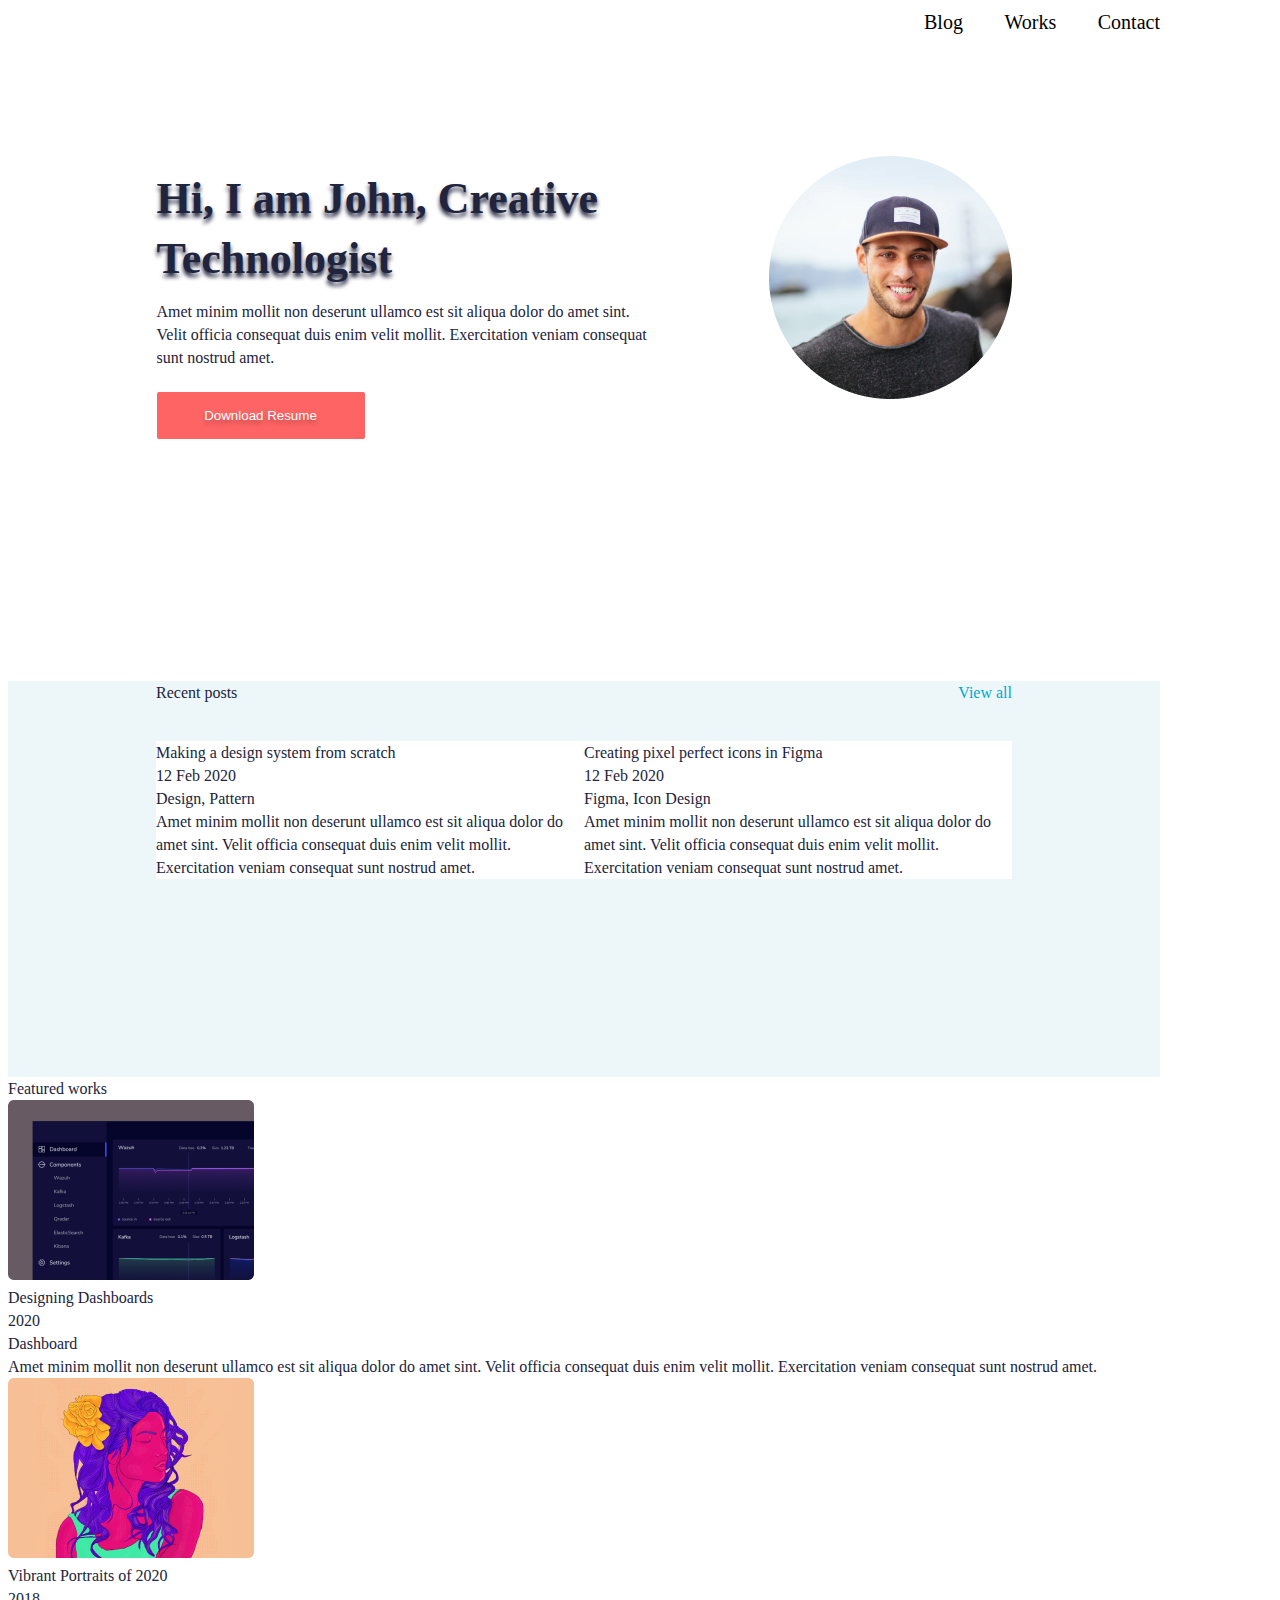
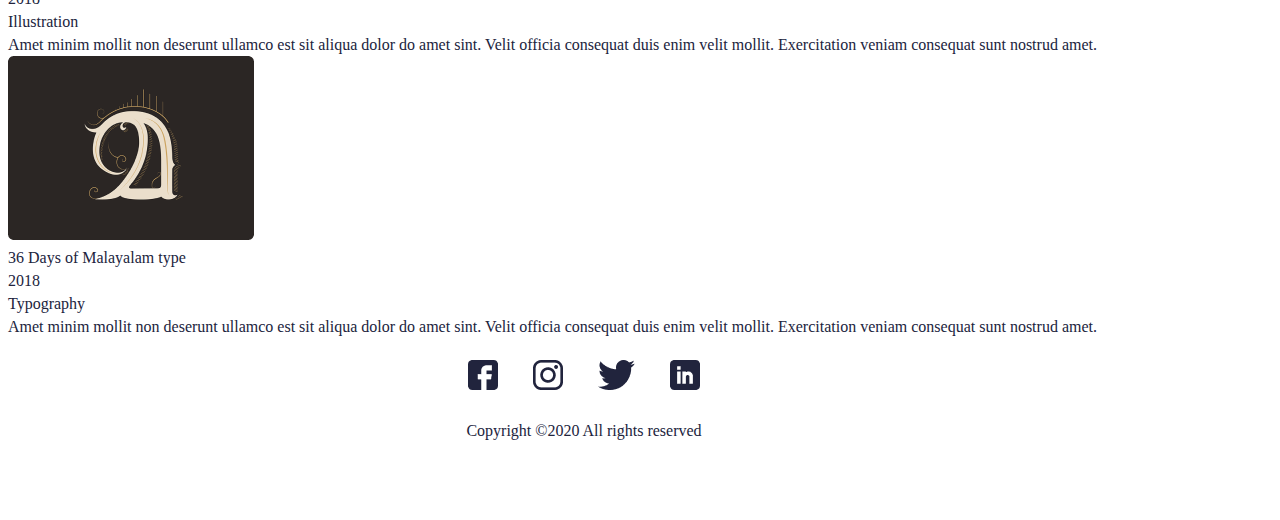
<file: index.html>
<!DOCTYPE html>
<html lang="en">
  <head>
    <meta charset="UTF-8" />
    <meta http-equiv="X-UA-Compatible" content="IE=edge" />
    <meta name="viewport" content="width=device-width, initial-scale=1.0" />
    <title>Document</title>
    <link rel="stylesheet" href="style.css" />
     <link rel="preconnect" href="https://fonts.googleapis.com">
     <link rel="preconnect" href="https://fonts.gstatic.com" crossorigin>
     <link href="https://fonts.googleapis.com/css2?family=Nunito:wght@200&display=swap" rel="stylesheet">
    </head>
  <header>
    <div class="wrapper">
      <div class="shelllist">
        <div class="list">
          <div>Blog</div>
          <div >Works</div>
          <div >Contact</div>
        </div>
      </div>
    </div>
  </header>
  <body>
    <div class="wrapper">
      <div class="center">
      <div class="box1"> 
        <div class="boxtext1">
        <div class=name>Hi, I am John,
          Creative Technologist</div>
        <div class="preview">Amet minim mollit non deserunt ullamco est sit aliqua dolor do amet sint. Velit officia consequat duis enim velit mollit. Exercitation veniam consequat sunt nostrud amet.</div>
                      <button class="button">
            <div class="textbutton">Download Resume</div>
        </button>
        </div>
      <div><img src="Ellipse 1.png" alt="ellipse"/></div>
      </div>
      </div>
      <div class="box2">
      <div class="center">
      <div class="">
      <div class="choise">
        <div class="resent">Recent posts</div>
        
        <div class=all>View all</div>
        </div>
            <div class="posts">
        <div class="post1">
          <div>Making a design system from scratch</div>
          <div>
            <div>12 Feb 2020</div>
            <div>Design, Pattern</div>
          </div>
          <div>Amet minim mollit non deserunt ullamco est sit aliqua dolor do amet sint. Velit officia consequat duis enim velit mollit. Exercitation veniam consequat sunt nostrud amet.</div> </div>
 <div class="post2">
   <div>Creating pixel perfect icons in Figma</div>
   <div>
     <div>12 Feb 2020</div>
     <div>Figma, Icon Design</div>
   </div>
   <div>Amet minim mollit non deserunt ullamco est sit aliqua dolor do amet sint. Velit officia consequat duis enim velit mollit. Exercitation veniam consequat sunt nostrud amet.</div>
        </div>              
      </div>
      </div>
    </div>
    </div>
<div class="box3">
  <div>Featured works</div>
  <div>
    <div>
      <div> <img src="Rectangle 30 (1).png" alt="rectangle">
        <div>Designing Dashboards</div>
        <div>
          <div>2020</div>
          <div>Dashboard</div>
        </div>
        <div>Amet minim mollit non deserunt ullamco est sit aliqua dolor do amet sint. Velit officia consequat duis enim velit mollit. Exercitation veniam consequat sunt nostrud amet.</div>
        </div>
      <div>
        <div> <img src="Rectangle 32.png" alt="rectangle">
        <div>Vibrant Portraits of 2020</div>
        <div>
          <div>2018</div>
          <div>Illustration</div>
        </div>
        <div>Amet minim mollit non deserunt ullamco est sit aliqua dolor do amet sint. Velit officia consequat duis enim velit mollit. Exercitation veniam consequat sunt nostrud amet.</div>
      </div>
      <div>
<div> <img src="Rectangle 34.png" alt="rectangle">
        <div>36 Days of Malayalam type</div>
        <div>
          <div>2018</div>
          <div>Typography</div>
        </div>
        <div>Amet minim mollit non deserunt ullamco est sit aliqua dolor do amet sint. Velit officia consequat duis enim velit mollit. Exercitation veniam consequat sunt nostrud amet.</div>
      </div>
    </div>
    <div></div>
    <div></div>
  </div>
</div>
    </div>         
  </body>
  <footer>
    <div class="center">
         <div class="links">
        <div><img src="fb.png" alt="fb" /></div>
        <div><img src="insta.png" alt="insta" /></div>
        <div><img src="Group.png" alt="Group" /></div>
        <div><img src="Linkedin.png" alt="Linkedin" /></div> </div>
      </div>
      <div class="center"><div class="copyright">Copyright ©2020 All rights reserved </div></div>
      </footer>
</html>
</file>
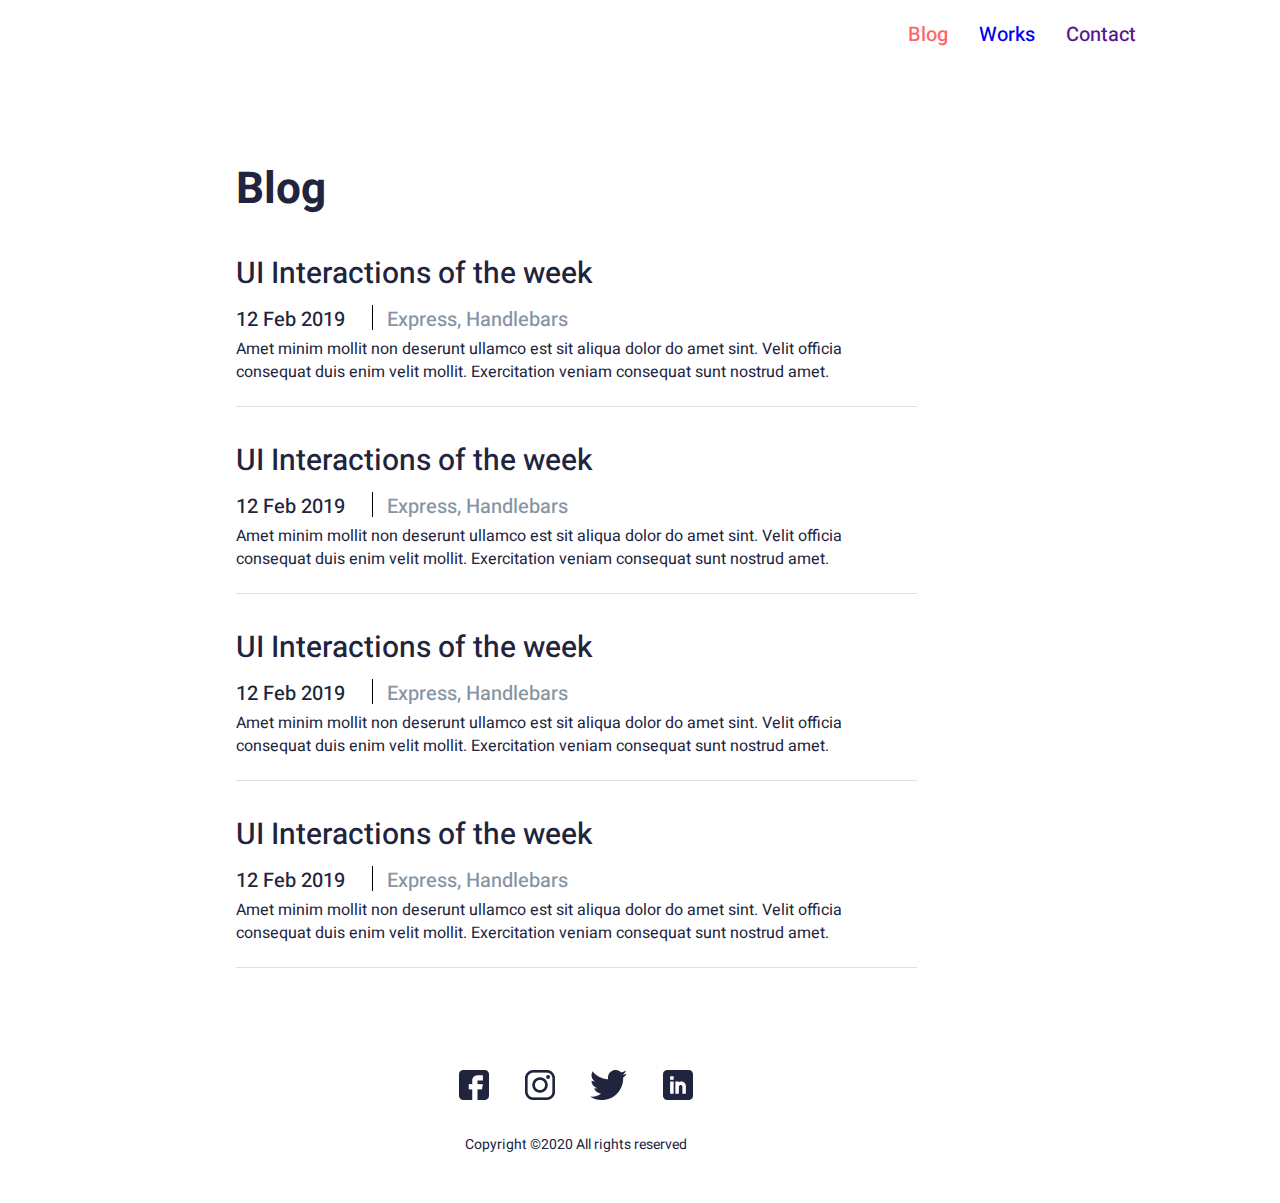
<file: blog.html>
<!DOCTYPE html>
<html lang="en">
  <head>
    <meta charset="UTF-8" />
    <meta http-equiv="X-UA-Compatible" content="IE=edge" />
    <meta name="viewport" content="width=device-width, initial-scale=1.0" />
    <title>Blog</title>
    <link rel="preconnect" href="https://fonts.googleapis.com" />
    <link rel="preconnect" href="https://fonts.gstatic.com" crossorigin />
    <link href="https://fonts.googleapis.com/css2?family=Heebo&family=Nunito:wght@200;300&display=swap" rel="stylesheet" />
    <link rel="stylesheet" href="blog.css" />
  </head>
  <body class="wrapper">
    <header>
      <div class="mobilemenu" hidden><img src="essets/menu.png" alt="menu" /></div>
      <div class="navigation">
        <ul class="menu">
          <li><a class="activework" href="">Blog</a></li>
          <li><a href="work.html">Works</a></li>
          <li><a href="">Contact</a></li>
        </ul>
      </div>
    </header>
    <section>
      <div class="cententcover">
        <div>
          <h1>Blog</h1>
          <div class="box">
            <h2>UI Interactions of the week</h2>
            <div class="paragraph">
              <div class="date">12 Feb 2019</div>
              <div class="name">Express, Handlebars</div>
            </div>
            <div class="content">Amet minim mollit non deserunt ullamco est sit aliqua dolor do amet sint. Velit officia consequat duis enim velit mollit. Exercitation veniam consequat sunt nostrud amet.</div>
          </div>
          <div class="box">
            <h2>UI Interactions of the week</h2>
            <div class="paragraph">
              <div class="date">12 Feb 2019</div>
              <div class="name">Express, Handlebars</div>
            </div>
            <div class="content">Amet minim mollit non deserunt ullamco est sit aliqua dolor do amet sint. Velit officia consequat duis enim velit mollit. Exercitation veniam consequat sunt nostrud amet.</div>
          </div>
          <div class="box">
            <h2>UI Interactions of the week</h2>
            <div class="paragraph">
              <div class="date">12 Feb 2019</div>
              <div class="name">Express, Handlebars</div>
            </div>
            <div class="content">Amet minim mollit non deserunt ullamco est sit aliqua dolor do amet sint. Velit officia consequat duis enim velit mollit. Exercitation veniam consequat sunt nostrud amet.</div>
          </div>
          <div class="box">
            <h2>UI Interactions of the week</h2>
            <div class="paragraph">
              <div class="date">12 Feb 2019</div>
              <div class="name">Express, Handlebars</div>
            </div>
            <div class="content">Amet minim mollit non deserunt ullamco est sit aliqua dolor do amet sint. Velit officia consequat duis enim velit mollit. Exercitation veniam consequat sunt nostrud amet.</div>
          </div>
        </div>
      </div>
    </section>
    <footer>
      <div class="contact">
        <ul class="social">
          <li>
            <a href="https://www.facebook.com/"><img src="essets/fb.png" alt="facebook" /></a>
          </li>
          <li>
            <a href="https://www.instagram.com/"><img src="essets/insta.png" alt="instagram" /></a>
          </li>
          <li>
            <a href="https://twitter.com/"><img src="essets/Group.png" alt="twitter" /></a>
          </li>
          <li>
            <a href="https://www.linkedin.com/"><img src="essets/Linkedin.png" alt="linkedin" /></a>
          </li>
        </ul>
      </div>
      <div class="copyright">Copyright ©2020 All rights reserved</div>
    </footer>
  </body>
</html>
</file>
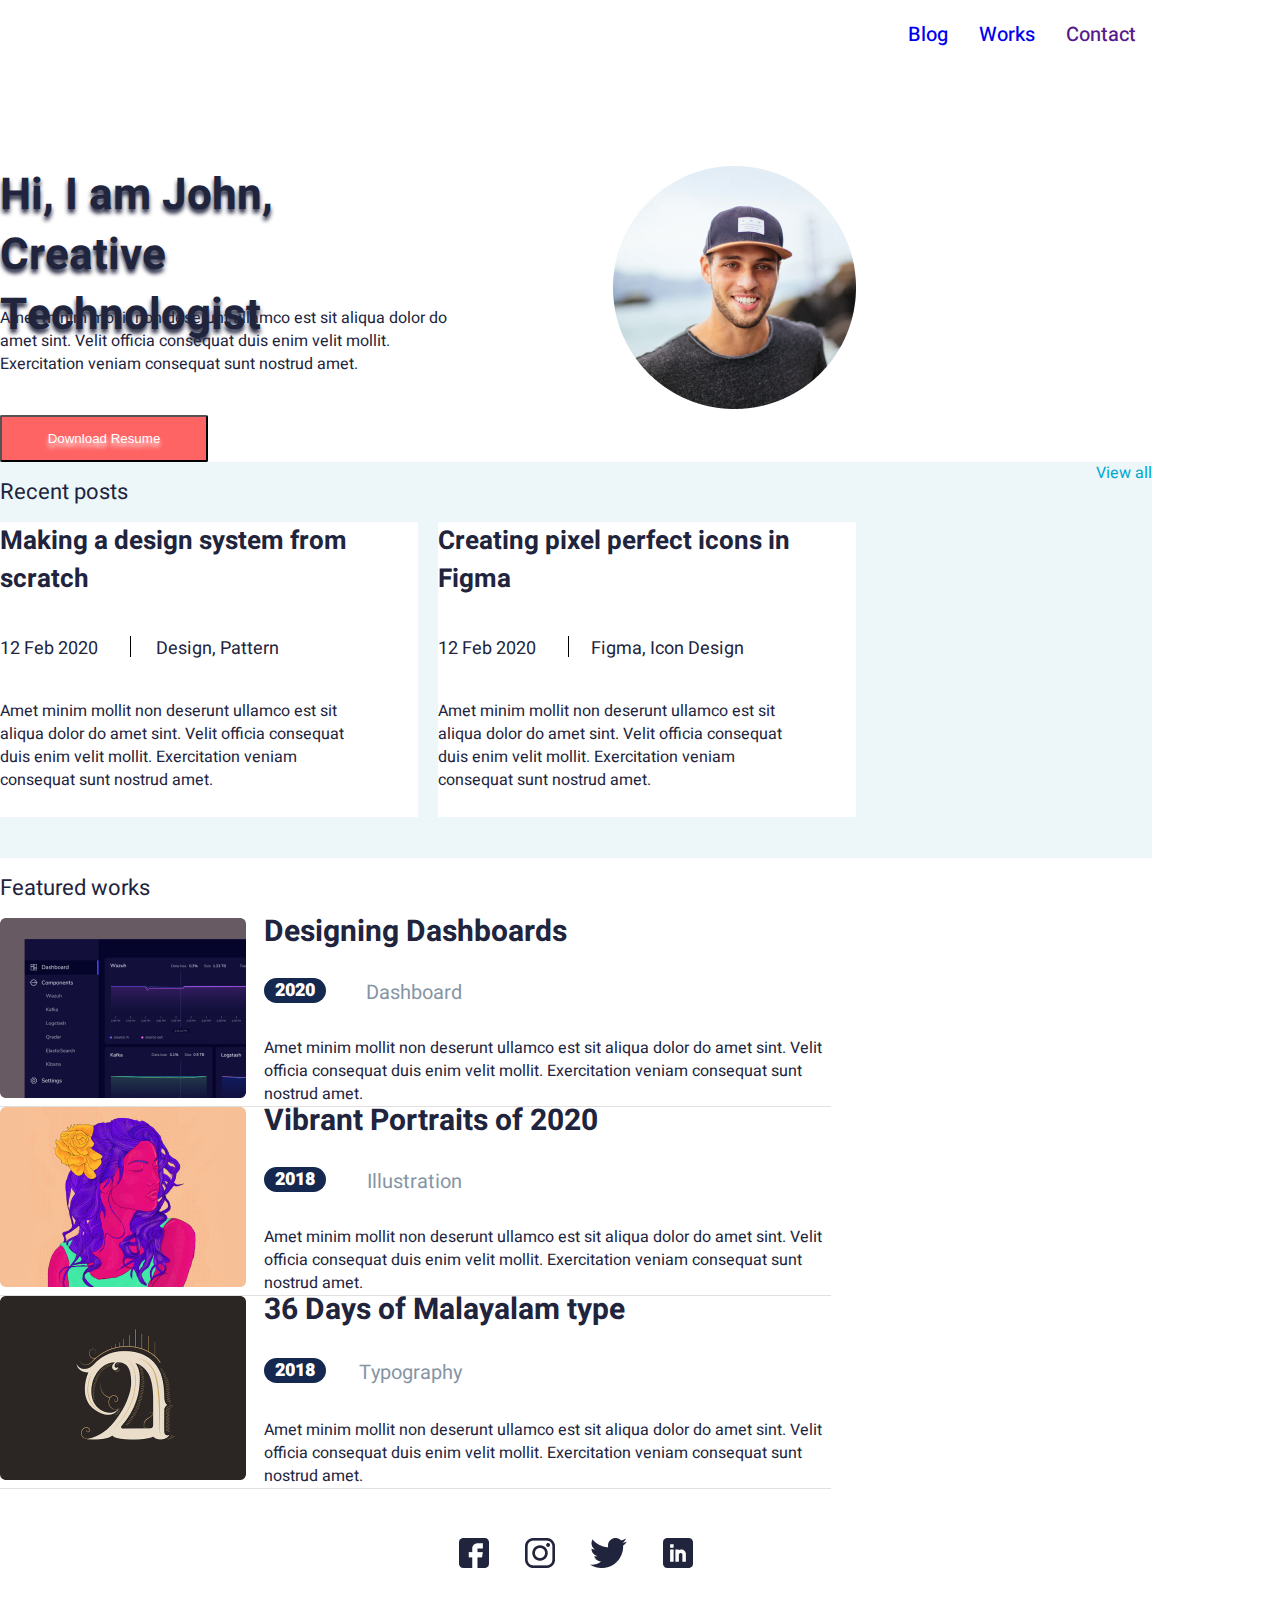
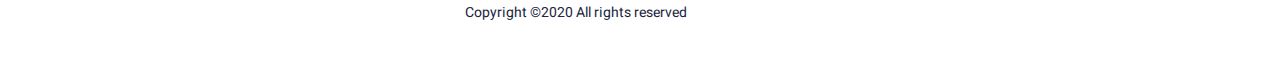
<file: Home.html>
<!DOCTYPE html>
<html lang="en">
  <head>
    <meta charset="UTF-8" />
    <meta http-equiv="X-UA-Compatible" content="IE=edge" />
    <meta name="viewport" content="width=device-width, initial-scale=1.0" />
    <title>Home</title>
    <link rel="preconnect" href="https://fonts.googleapis.com" />
    <link rel="preconnect" href="https://fonts.gstatic.com" crossorigin />
    <link href="https://fonts.googleapis.com/css2?family=Heebo&family=Nunito:wght@200;300&display=swap" rel="stylesheet" />
    <link rel="stylesheet" href="home.css" />
  </head>
  <body class="wrapper">
    <div class="center">
      <div class="try">
    <header>
      <div class="mobilemenu" hidden><img src="essets/menu.png" alt="menu" /></div>
      <div class="navigation">
        <ul class="menu">
          <li><a href="blog.html">Blog</a></li>
          <li><a href="work.html">Works</a></li>
          <li><a href="">Contact</a></li>
        </ul>
      </div>
    </header>
    <section class="section1">
        <div class="paragraph">
          <div class="box1">
            <h1 class="hi">Hi, I am John, Creative Technologist</h1>
            <div class="text">Amet minim mollit non deserunt ullamco est sit aliqua dolor do amet sint. Velit officia consequat duis enim velit mollit. Exercitation veniam consequat sunt nostrud amet.</div>
            <button>Download Resume</button>
          </div>
          <div><img class="imgmobile" src="essets/Ellipse 1.png" alt="Ellipse" /></div>
        </div>
    </section>
    <section class="section2">
      <div class="choise">
          <div class="Recent">Recent posts</div>
          <div class="viewall">View all</div>
      </div>
      <div class="posts">
        <div class="postleft">
          <h2 class="namepost">Making a design system from scratch</h2>
          <div class="exclusion">
          <div class="date">12 Feb 2020</div>
              <div class="name">Design, Pattern</div>
            </div>
            <div class="textpost">Amet minim mollit non deserunt ullamco est sit aliqua dolor do amet sint. Velit officia consequat duis enim velit mollit. Exercitation veniam consequat sunt nostrud amet.</div>
          </div>
          <div class="postright">
            <h2 class="namepost">Creating pixel perfect icons in Figma</h2>
            <div class="exclusion2">
              <div class="date">12 Feb 2020</div>
              <div class="name">Figma, Icon Design</div>
            </div>
            <div class="textpost">Amet minim mollit non deserunt ullamco est sit aliqua dolor do amet sint. Velit officia consequat duis enim velit mollit. Exercitation veniam consequat sunt nostrud amet.</div>
          </div>
        </div>
    </section>
    <section ><div class="Recent">Featured works</div>
      <div class="box">
        <div><img src="essets/Rectangle 30 (1).png" alt="rectangle" /></div>
        <div class="inbox">
          <div><h2>Designing Dashboards</h2></div>
          <div class="paragraphinbox">
            <div class="dateinbox">2020</div>
            <div class="nameinbox">Dashboard</div>
          </div>
          <div class="content">Amet minim mollit non deserunt ullamco est sit aliqua dolor do amet sint. Velit officia consequat duis enim velit mollit. Exercitation veniam consequat sunt nostrud amet.</div>
        </div>
      </div>
      <div class="box">
        <div><img src="essets/Rectangle 32.png" alt="rectangle" /></div>
        <div class="inbox">
          <h2>Vibrant Portraits of 2020</h2>
          <div class="paragraphinbox">
            <div class="dateinbox">2018</div>
            <div class="nameinbox">Illustration</div>
          </div>
          <div class="content">Amet minim mollit non deserunt ullamco est sit aliqua dolor do amet sint. Velit officia consequat duis enim velit mollit. Exercitation veniam consequat sunt nostrud amet.</div>
        </div>
      </div>
      <div class="box">
        <div><img src="essets/Rectangle 34.png" alt="rectangle" /></div>
        <div class="inbox">
          <div><h2>36 Days of Malayalam type</h2></div>
          <div class="paragraphinbox">
            <div class="dateinbox">2018</div>
            <div class="nameinbox">Typography</div>
          </div>
          <div class="content">Amet minim mollit non deserunt ullamco est sit aliqua dolor do amet sint. Velit officia consequat duis enim velit mollit. Exercitation veniam consequat sunt nostrud amet.</div>
        </div>
      </div>
    </section>
    <footer>
      <div class="contact">
        <ul class="social">
          <li>
            <a href="https://www.facebook.com/"><img src="essets/fb.png" alt="facebook" /></a>
          </li>
          <li>
            <a href="https://www.instagram.com/"><img src="essets/insta.png" alt="instagram" /></a>
          </li>
          <li>
            <a href="https://twitter.com/"><img src="essets/Group.png" alt="twitter" /></a>
          </li>
          <li>
            <a href="https://www.linkedin.com/"><img src="essets/Linkedin.png" alt="linkedin" /></a>
          </li>
        </ul>
      </div>
      <div class="copyright">Copyright ©2020 All rights reserved</div>
    </footer>
    </div>
  </div>
  </body>
</html>
</file>
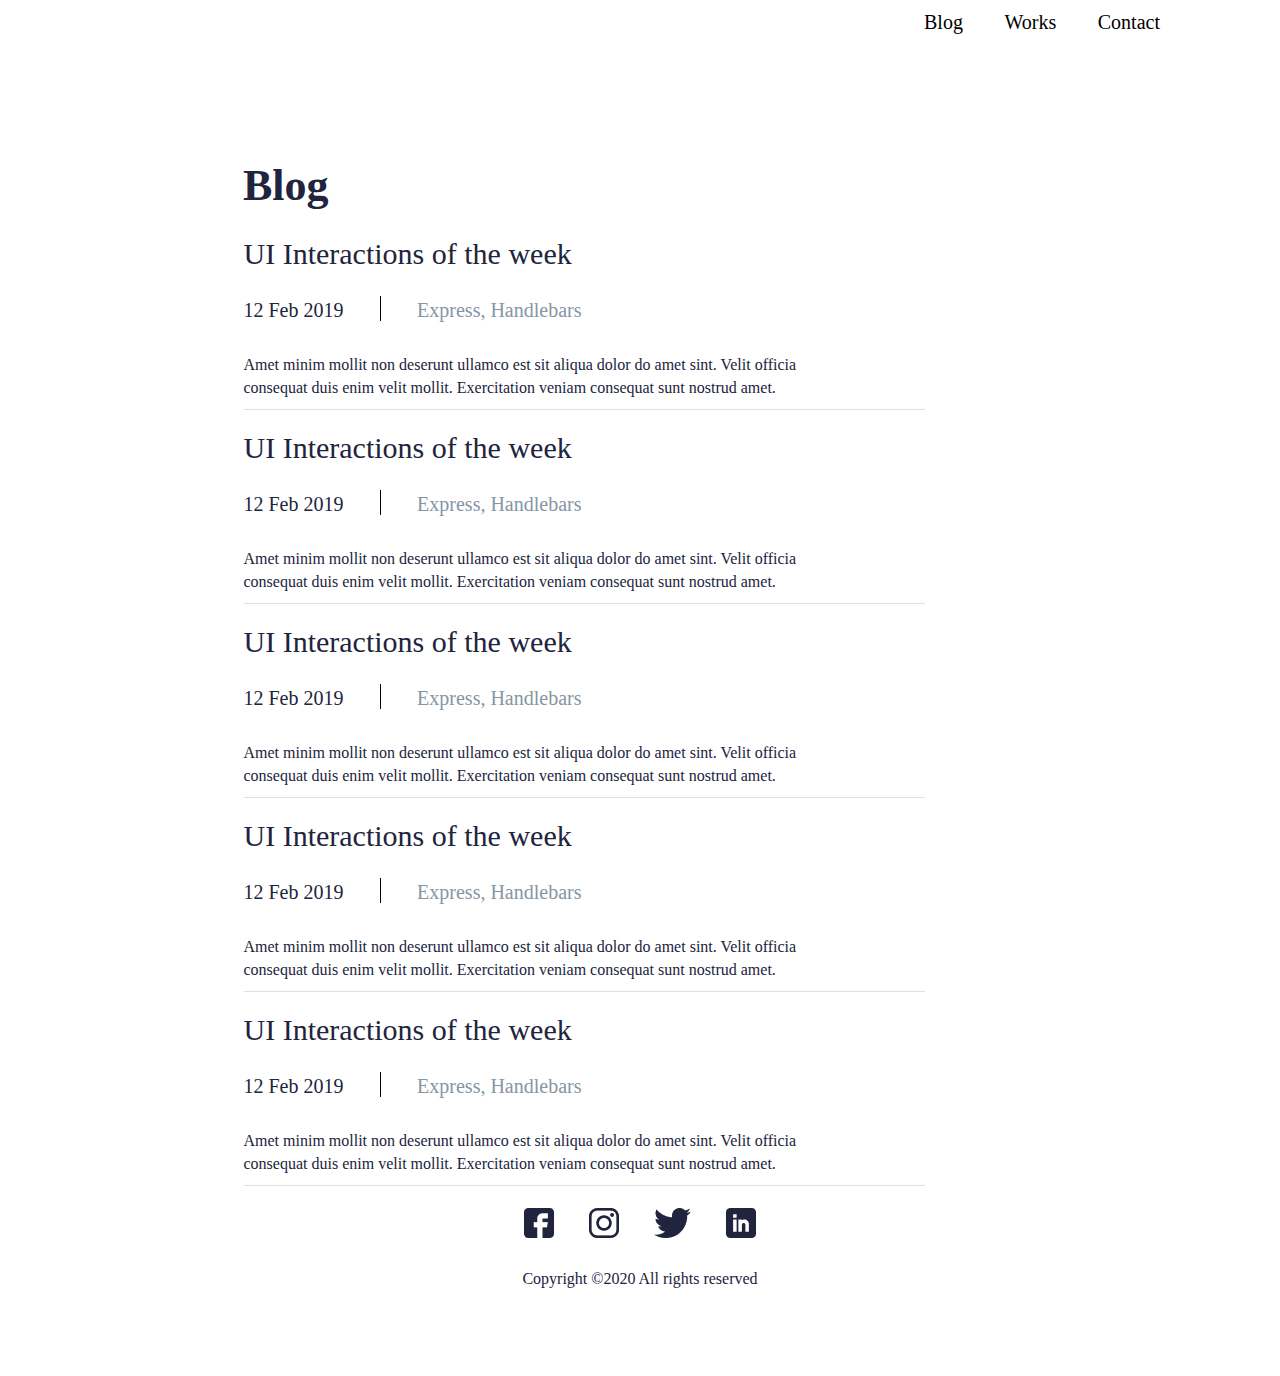
<file: index2.html>
<!DOCTYPE html>
<html lang="en">
  <head>
    <meta charset="UTF-8" />
    <meta http-equiv="X-UA-Compatible" content="IE=edge" />
    <meta name="viewport" content="width=device-width, initial-scale=1.0" />
    <title>Document</title>
    <link rel="stylesheet" href="style.css" />
    <link rel="preconnect" href="https://fonts.googleapis.com" />
    <link rel="preconnect" href="https://fonts.gstatic.com" crossorigin />
    <link href="https://fonts.googleapis.com/css2?family=Nunito:wght@200&display=swap" rel="stylesheet" />
  </head>
  <header>
    <div class="wrapper">
      <div class="shelllist">
        <div class="list">
          <div>Blog</div>
          <div>Works</div>
          <div>Contact</div>
        </div>
      </div>
    </div>
  </header>
  <body>
    <div class="wrapperblog">
      <div class="centerboxes"><div class="namepage">Blog</div></div>
      <div class="centerboxes">
        <div class="blogboxes">
          <div class="article">UI Interactions of the week</div>
          <div class="paragraph">
            <div class="date">12 Feb 2019</div>
            <div class="chapter">Express, Handlebars</div>
          </div>
          <div class="textblogs">Amet minim mollit non deserunt ullamco est sit aliqua dolor do amet sint. Velit officia consequat duis enim velit mollit. Exercitation veniam consequat sunt nostrud amet.</div>
        </div>
      </div>
      <div class="centerboxes">
        <div class="blogboxes">
          <div class="article">UI Interactions of the week</div>
          <div class="paragraph">
            <div class="date">12 Feb 2019</div>
            <div class="chapter">Express, Handlebars</div>
          </div>
          <div class="textblogs">Amet minim mollit non deserunt ullamco est sit aliqua dolor do amet sint. Velit officia consequat duis enim velit mollit. Exercitation veniam consequat sunt nostrud amet.</div>
        </div>
      </div>
      <div class="centerboxes">
        <div class="blogboxes">
          <div class="article">UI Interactions of the week</div>
          <div class="paragraph">
            <div class="date">12 Feb 2019</div>
            <div class="chapter">Express, Handlebars</div>
          </div>
          <div class="textblogs">Amet minim mollit non deserunt ullamco est sit aliqua dolor do amet sint. Velit officia consequat duis enim velit mollit. Exercitation veniam consequat sunt nostrud amet.</div>
        </div>
      </div>
      <div class="centerboxes">
        <div class="blogboxes">
          <div class="article">UI Interactions of the week</div>
          <div class="paragraph">
            <div class="date">12 Feb 2019</div>
            <div class="chapter">Express, Handlebars</div>
          </div>
          <div class="textblogs">Amet minim mollit non deserunt ullamco est sit aliqua dolor do amet sint. Velit officia consequat duis enim velit mollit. Exercitation veniam consequat sunt nostrud amet.</div>
        </div>
      </div>
      <div class="centerboxes">
        <div class="blogboxes">
          <div class="article">UI Interactions of the week</div>
          <div class="paragraph">
            <div class="date">12 Feb 2019</div>
            <div class="chapter">Express, Handlebars</div>
          </div>
          <div class="textblogs">Amet minim mollit non deserunt ullamco est sit aliqua dolor do amet sint. Velit officia consequat duis enim velit mollit. Exercitation veniam consequat sunt nostrud amet.</div>
        </div>
      </div>
    </div>
  </body>
  <footer>
    <div class="center">
      <div class="links">
        <div><img src="fb.png" alt="fb" /></div>
        <div><img src="insta.png" alt="insta" /></div>
        <div><img src="Group.png" alt="Group" /></div>
        <div><img src="Linkedin.png" alt="Linkedin" /></div>
      </div>
    </div>
    <div class="center"><div class="copyright">Copyright ©2020 All rights reserved</div></div>
  </footer>
</html>
</file>
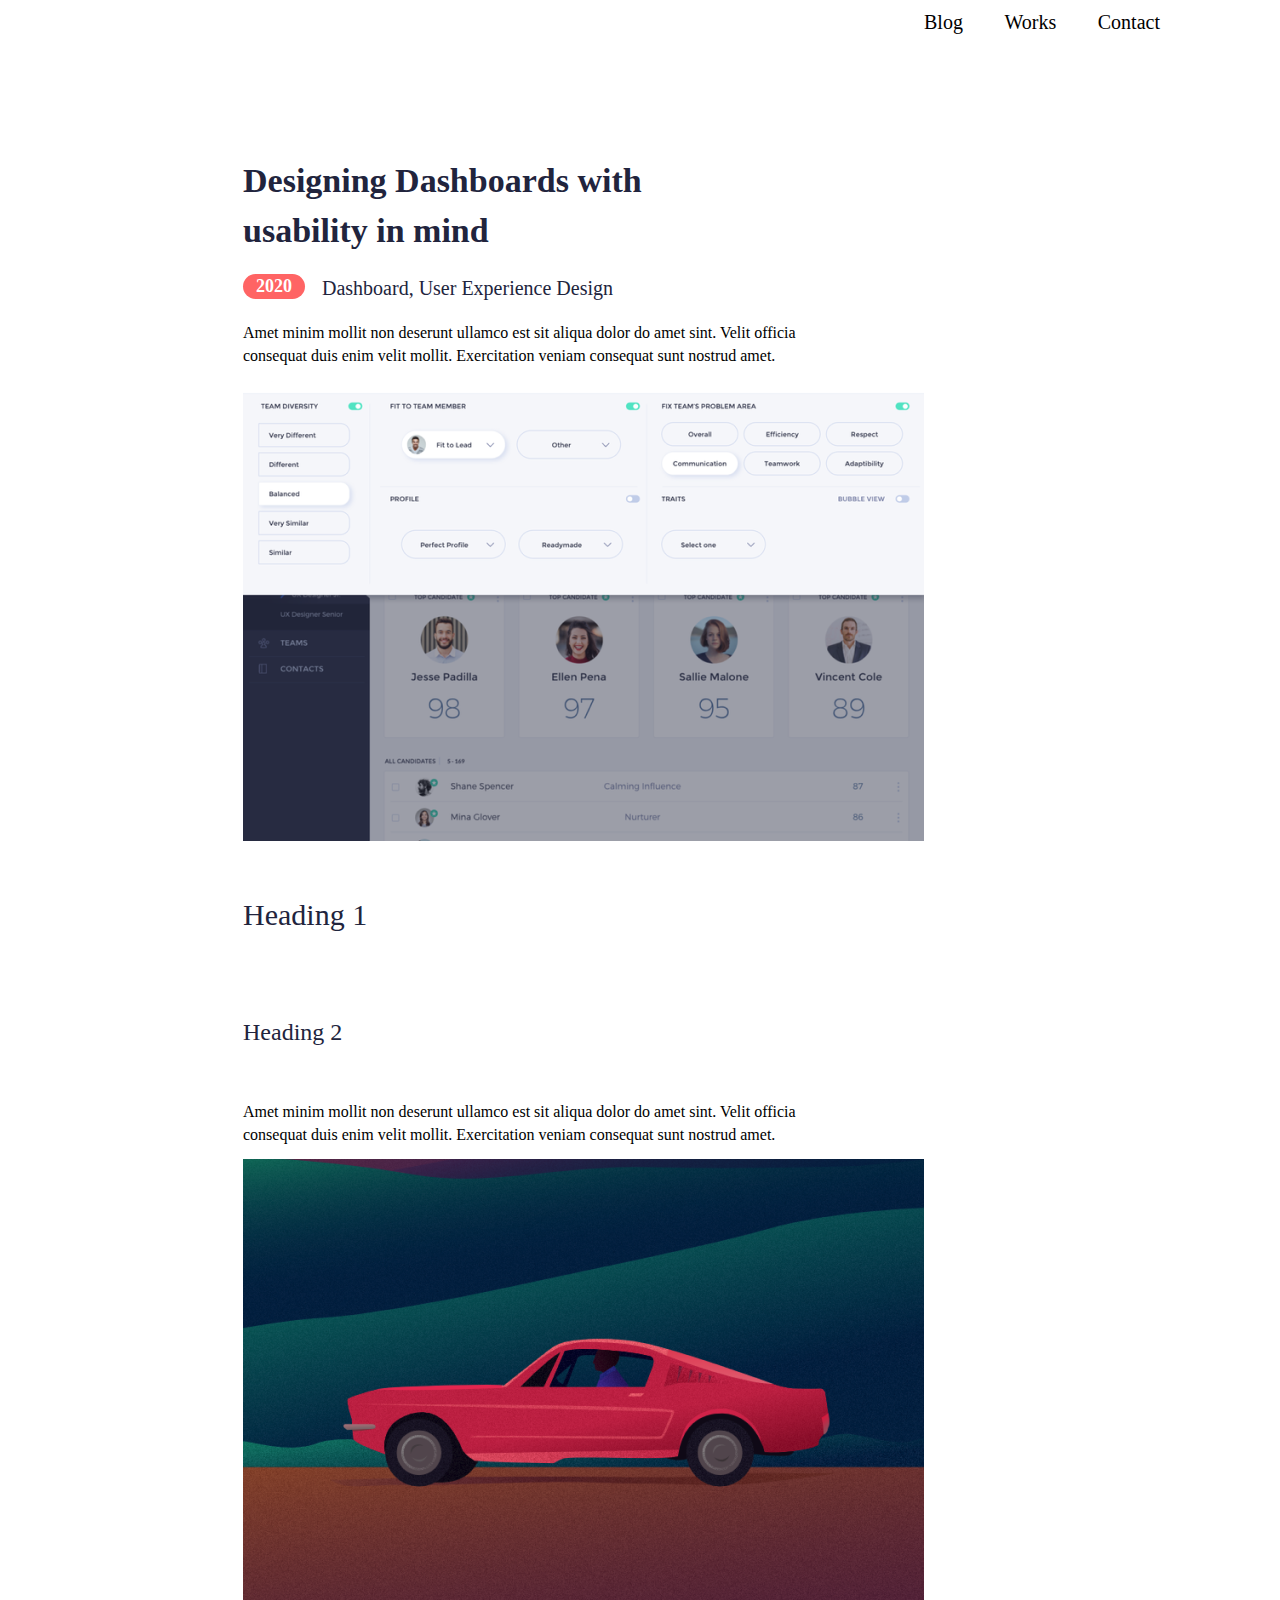
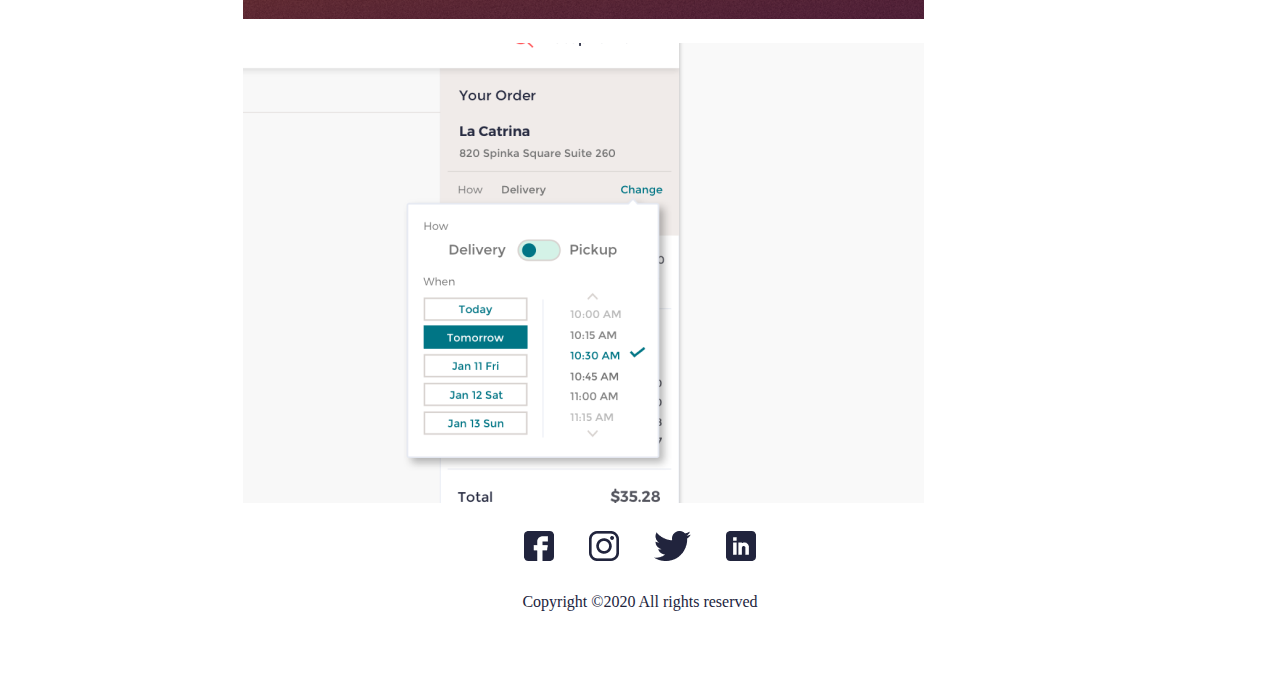
<file: index4.html>
<!DOCTYPE html>
<html lang="en">
  <head>
    <meta charset="UTF-8" />
    <meta http-equiv="X-UA-Compatible" content="IE=edge" />
    <meta name="viewport" content="width=device-width, initial-scale=1.0" />
    <title>Work detail</title>
    <link rel="stylesheet" href="style.css" />
    <link rel="preconnect" href="https://fonts.googleapis.com" />
    <link rel="preconnect" href="https://fonts.gstatic.com" crossorigin />
    <link href="https://fonts.googleapis.com/css2?family=Nunito:wght@200&display=swap" rel="stylesheet" />
  </head>
  <header>
    <div class="wrapper">
      <div class="shelllist">
        <div class="list">
          <div><a href="index2.html"> Blog </a></div>
          <div><a href="index3.html"> Works</a></div>
          <div>Contact</div>
        </div>
      </div>
    </div>
  </header>
  <body>
    <div class="wrapper">
      <div class="center4">
        <div class="cover">
          <div class="articledetails">Designing Dashboards with usability in mind</div>
          <div class="paragraphdetails">
            <div class="datefatred">2020</div>
            <div class="chapter2">Dashboard, User Experience Design</div>
          </div>
          <div class="textdetails">Amet minim mollit non deserunt ullamco est sit aliqua dolor do amet sint. Velit officia consequat duis enim velit mollit. Exercitation veniam consequat sunt nostrud amet.</div>
          <div><img src="Rectangle 4.png" alt="rectangle" /></div>
          <h1>Heading 1</h1>
          <h2>Heading 2</h2>
          <div class="textdetails">Amet minim mollit non deserunt ullamco est sit aliqua dolor do amet sint. Velit officia consequat duis enim velit mollit. Exercitation veniam consequat sunt nostrud amet.</div>
          <div><img src="Rectangle 5.png" alt="rectangle" /></div>
          <div><img src="Rectangle 6.png" alt="rectangle" /></div>
        </div>
      </div>
    </div>
  </body>
  <footer>
    <div class="center">
      <div class="links">
        <div><img src="fb.png" alt="fb" /></div>
        <div><img src="insta.png" alt="insta" /></div>
        <div><img src="Group.png" alt="Group" /></div>
        <div><img src="Linkedin.png" alt="Linkedin" /></div>
      </div>
    </div>
    <div class="center"><div class="copyright">Copyright ©2020 All rights reserved</div></div>
  </footer>
</html>
</file>
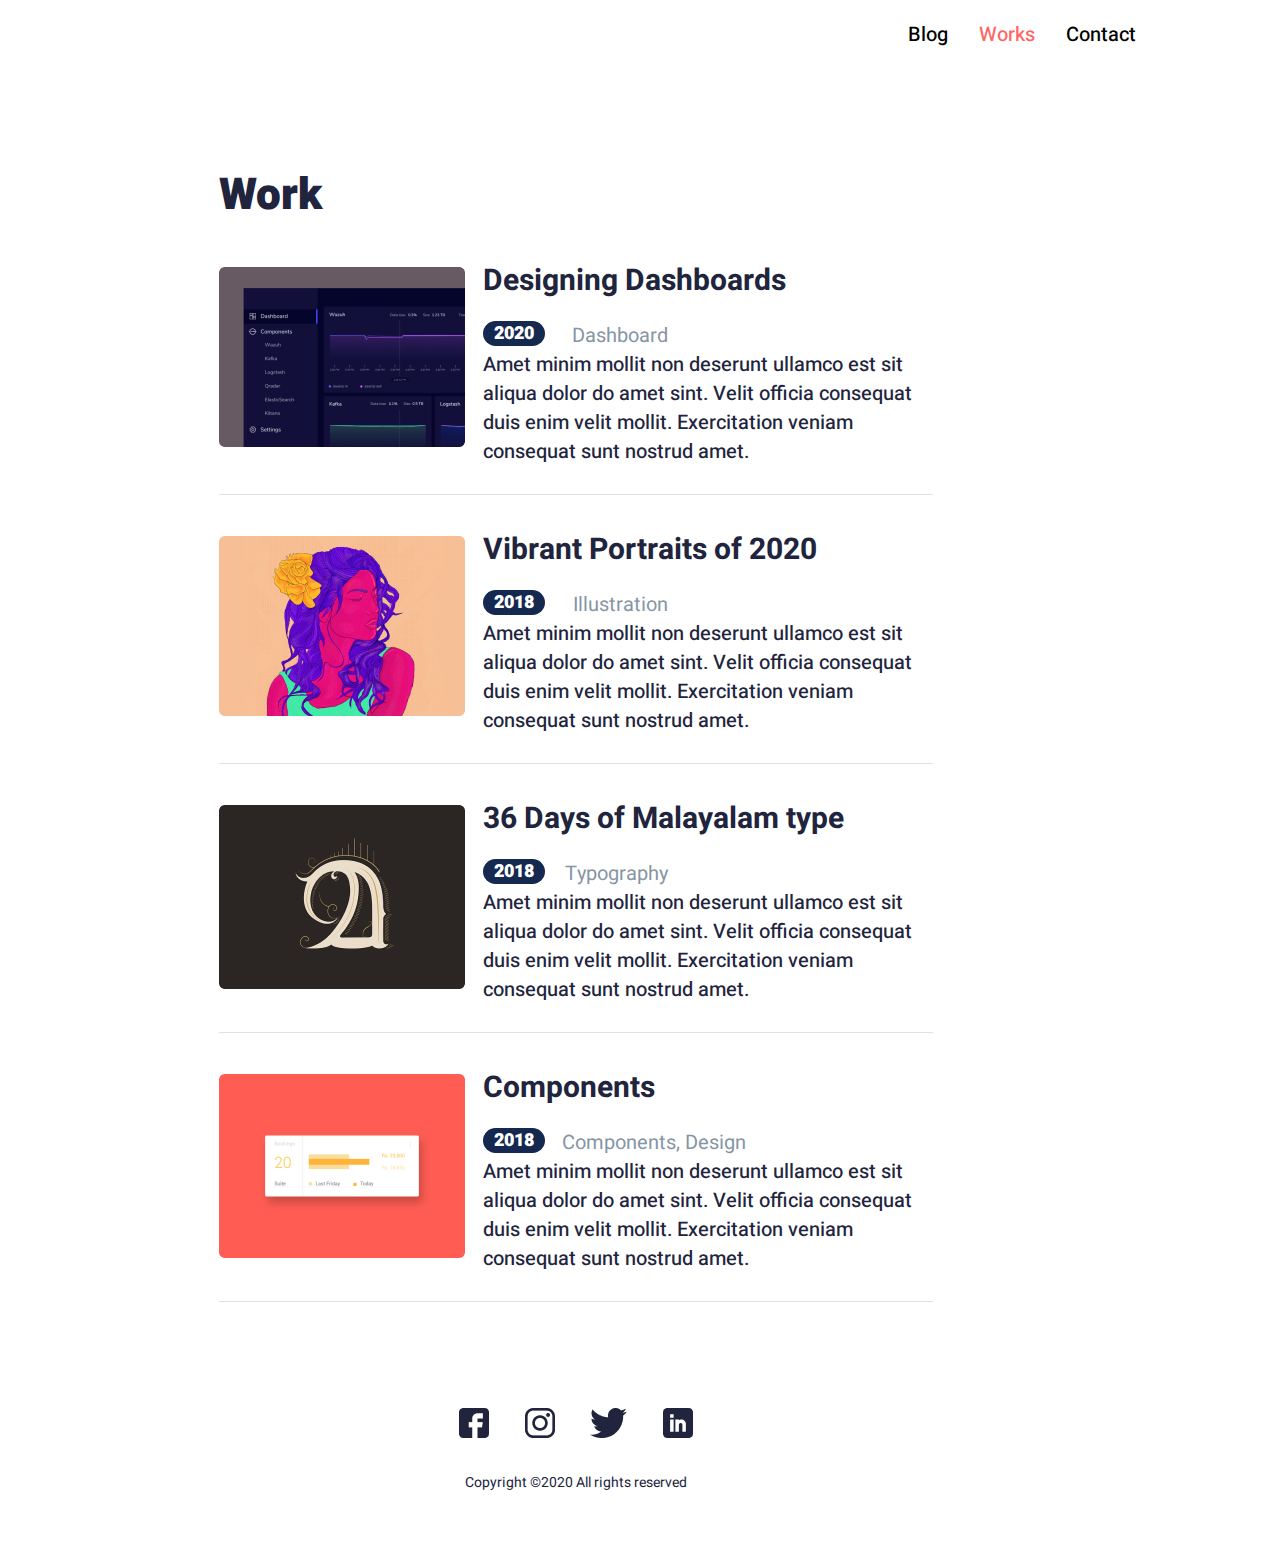
<file: work.html>
<!DOCTYPE html>
<html lang="en">
  <head>
    <meta charset="UTF-8" />
    <meta http-equiv="X-UA-Compatible" content="IE=edge" />
    <meta name="viewport" content="width=device-width, initial-scale=1.0" />
    <title>Work</title>
    <link rel="preconnect" href="https://fonts.googleapis.com" />
    <link rel="preconnect" href="https://fonts.gstatic.com" crossorigin />
    <link href="https://fonts.googleapis.com/css2?family=Heebo&family=Nunito:wght@200;300&display=swap" rel="stylesheet" />
    <link rel="stylesheet" href="work.css" />
  </head>
  <body class="wrapper">
    <header>
      <div class="mobilemenu" hidden><img src="essets/menu.png" alt="menu" /></div>
      <div class="navigation">
        <ul class="menu">
          <li><a href="blog.html">Blog</a></li>
          <li><a class="activework" href="">Works</a></li>
          <li><a href="">Contact</a></li>
        </ul>
      </div>
    </header>
    <section>
      <div class="cententcover">
        <div class="cover">
          <h1>Work</h1>
          <div class="box">
            <div><img class="mobileimg"src="essets/Rectangle 30 (1).png" alt="rectangle" /></div>
            <div class="inbox">
              <div><h2>Designing Dashboards</h2></div>
              <div class="paragraph">
                <div class="date">2020</div>
                <div class="name">Dashboard</div>
              </div>
              <div class="content">Amet minim mollit non deserunt ullamco est sit aliqua dolor do amet sint. Velit officia consequat duis enim velit mollit. Exercitation veniam consequat sunt nostrud amet.</div>
            </div>
          </div>
          <div class="box">
              <div><img src="essets/Rectangle 32.png" alt="rectangle" /></div>
              <div class="inbox">
                <div><h2>Vibrant Portraits of 2020</h2></div>
                <div class="paragraph">
                  <div class="date">2018</div>
                  <div class="name">Illustration</div>
                </div>
                <div class="content">Amet minim mollit non deserunt ullamco est sit aliqua dolor do amet sint. Velit officia consequat duis enim velit mollit. Exercitation veniam consequat sunt nostrud amet.</div>
              </div>
          </div>
          <div class="box">
                <div><img src="essets/Rectangle 34.png" alt="rectangle" /></div>
                <div class="inbox">
                  <div><h2>36 Days of Malayalam type</h2></div>
                  <div class="paragraph">
                    <div class="date">2018</div>
                    <div class="name">Typography</div>
                  </div>
                  <div class="content">Amet minim mollit non deserunt ullamco est sit aliqua dolor do amet sint. Velit officia consequat duis enim velit mollit. Exercitation veniam consequat sunt nostrud amet.</div>
                </div>
          </div>
          <div class="box">
                  <div><img src="essets/Rectangle 40.png" alt="rectangle" /></div>
                  <div class="inbox">
                    <div><h2>Components</h2></div>
                    <div class="exclusion">
                      <div class="date">2018</div>
                      <div class="name">Components, Design</div>
                    </div>
                    <div class="content">Amet minim mollit non deserunt ullamco est sit aliqua dolor do amet sint. Velit officia consequat duis enim velit mollit. Exercitation veniam consequat sunt nostrud amet.</div>
                  </div>
          </div>  
          <div class="mobilebox" hidden>
                  <div><img class="mobileimg" src="essets/Rectangle mob.png" alt="rectangle" /></div>
                  <div class="inbox">
                    <h2 class="mobh2">Designing Landing pages</h2>
                    <div class="exclusionmob">
                      <div class="date">2020</div>
                      <div class="name">Website</div>
                    </div>
                    <div class="content">Amet minim mollit non deserunt ullamco est sit aliqua dolor do amet sint. Velit officia consequat duis enim velit mollit. Exercitation veniam consequat sunt nostrud amet.</div>
                  </div>
          </div>  
      </div>
    </section>
    <footer>
      <div class="contact">
        <ul class="social">
          <li>
            <a href="https://www.facebook.com/"><img src="essets/fb.png" alt="facebook" /></a>
          </li>
          <li>
            <a href="https://www.instagram.com/"><img src="essets/insta.png" alt="instagram" /></a>
          </li>
          <li>
            <a href="https://twitter.com/"><img src="essets/Group.png" alt="twitter" /></a>
          </li>
          <li>
            <a href="https://www.linkedin.com/"><img src="essets/Linkedin.png" alt="linkedin" /></a>
          </li>
        </ul>
      </div>
      <div class="copyright">Copyright ©2020 All rights reserved</div>
    </footer>
  </body>
</html>
</file>
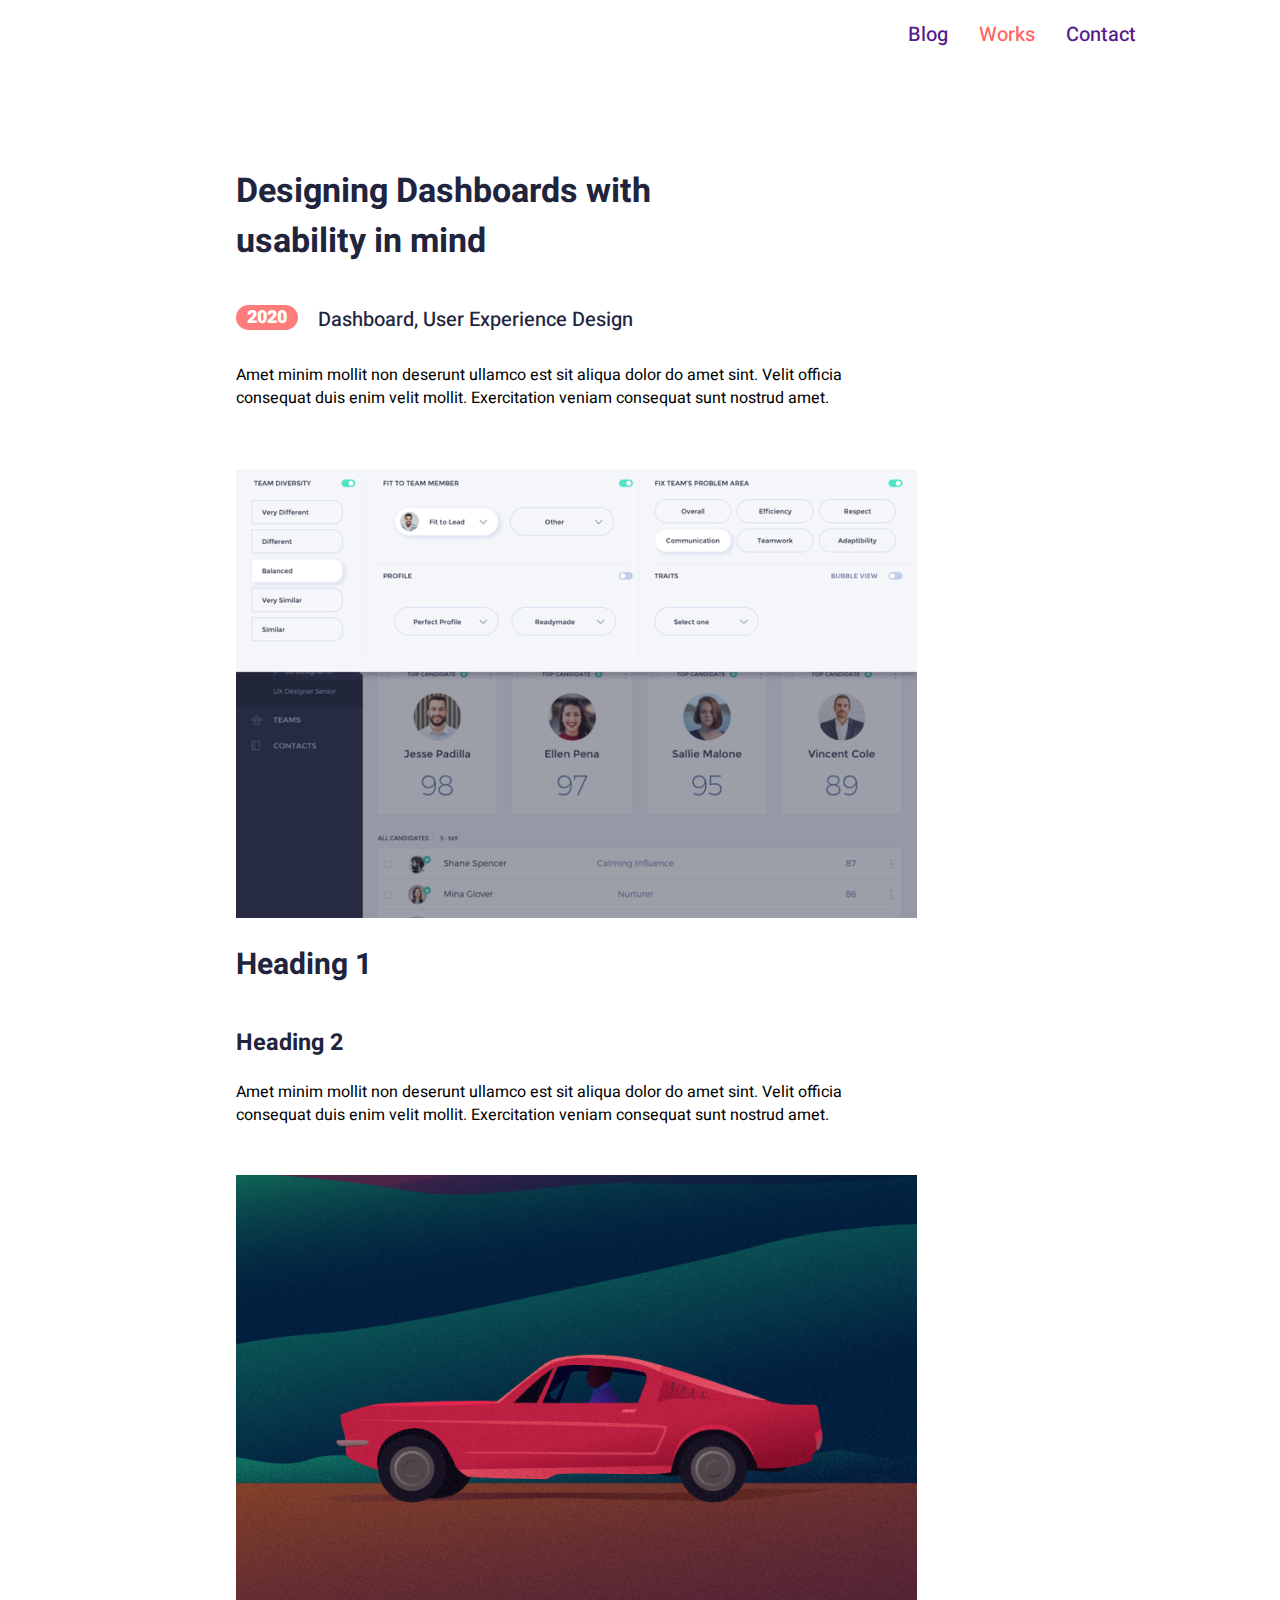
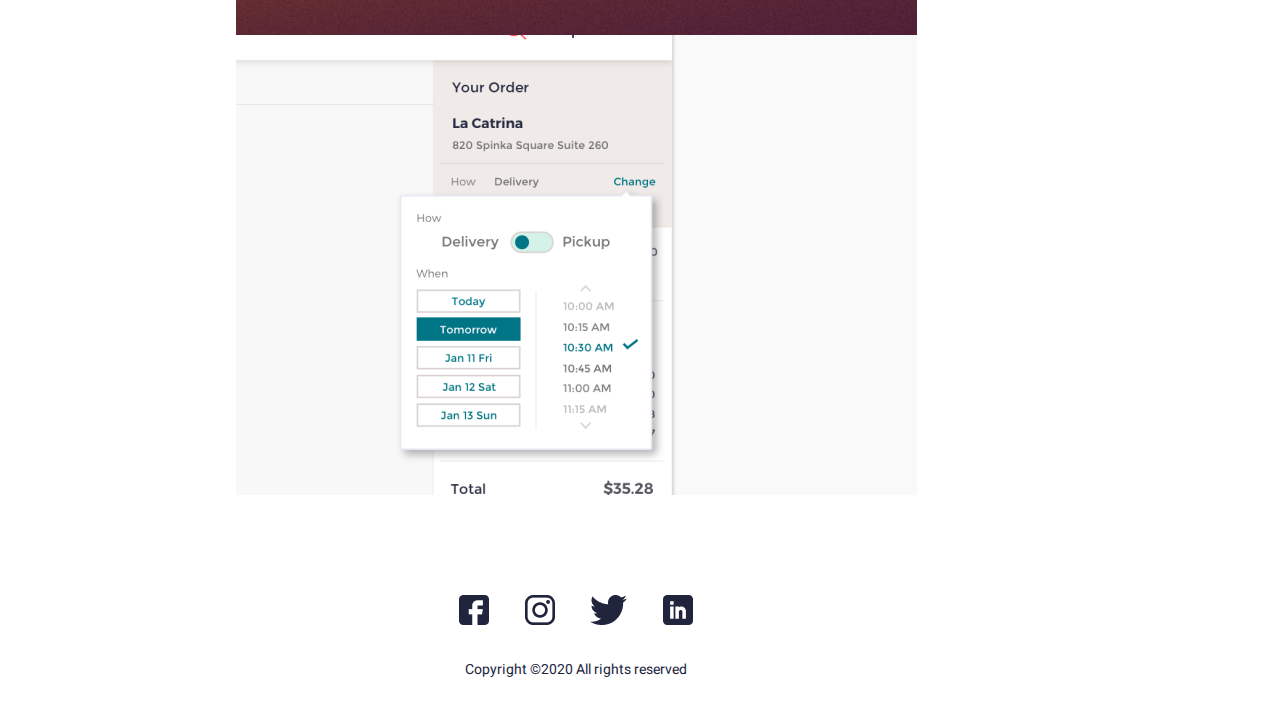
<file: workDetail.html>
<!DOCTYPE html>
<html lang="en">
  <head>
    <meta charset="UTF-8" />
    <meta http-equiv="X-UA-Compatible" content="IE=edge" />
    <meta name="viewport" content="width=device-width, initial-scale=1.0" />
    <title>WorkDetail</title>
    <link rel="preconnect" href="https://fonts.googleapis.com" />
    <link rel="preconnect" href="https://fonts.gstatic.com" crossorigin />
    <link href="https://fonts.googleapis.com/css2?family=Heebo&family=Nunito:wght@200;300&display=swap" rel="stylesheet" />
    <link rel="stylesheet" href="workDetail.css" />
  </head>
  <body class="wrapper">
    <header>
      <div class="navigation">
        <div class="mobilemenu" hidden><img class="badge" src="essets/menu.png" alt="menu" /></div>
        <ul class="menu">
          <li><a href="">Blog</a></li>
          <li><a class="activework" href="">Works</a></li>
          <li><a href="">Contact</a></li>
        </ul>
      </div>
    </header>
    <section>
      <div class="cententcover">
        <div class="cover">
          <h1>Designing Dashboards with usability in mind</h1>
          <div class="paragraph">
            <div class="date">2020</div>
            <div class="name">Dashboard, User Experience Design</div>
          </div>
          <div class="content">Amet minim mollit non deserunt ullamco est sit aliqua dolor do amet sint. Velit officia consequat duis enim velit mollit. Exercitation veniam consequat sunt nostrud amet.</div>
          <div><img src="essets/Rectangle 4.png" alt="rectangle" /></div>
          <h2>Heading 1</h2>
          <h3>Heading 2</h3>
          <div class="content">Amet minim mollit non deserunt ullamco est sit aliqua dolor do amet sint. Velit officia consequat duis enim velit mollit. Exercitation veniam consequat sunt nostrud amet.</div>
          <img src="essets/Rectangle 5.png" alt="rectangle" />
          <img src="essets/Rectangle 6.png" alt="rectangle" />
        </div>
      </div>
    </section>
    <footer>
      <div class="contact">
        <ul class="social">
          <li>
            <a href="https://www.facebook.com/"><img class="footerimg" src="essets/fb.png" alt="facebook" /></a>
          </li>
          <li>
            <a href="https://www.instagram.com/"><img class="footerimg" src="essets/insta.png" alt="instagram" /></a>
          </li>
          <li>
            <a href="https://twitter.com/"><img class="footerimg" src="essets/Group.png" alt="twitter" /></a>
          </li>
          <li>
            <a href="https://www.linkedin.com/"><img class="footerimg" src="essets/Linkedin.png" alt="linkedin" /></a>
          </li>
        </ul>
      </div>
      <div class="copyright">Copyright ©2020 All rights reserved</div>
    </footer>
  </body>
</html>
</file>
<file: style.css>
header {
  font-family: "Nunito", sans-serif;
  font-family: Heebo;
  font-style: normal;
  font-weight: 500;
  font-size: 20px;
  line-height: 29px;
  color: #000000;
  height: 148px;
}
body {
  font-family: "Nunito", sans-serif;
  font-family: Heebo;
  font-style: normal;
  font-weight: normal;
  font-size: 16px;
  line-height: 23px;
  color: #21243d;
}
footer {
  height: 182px;
  display: flex;
  flex-direction: column;
  align-items: center;
}
.wrapper {
  width: 1152px;
  box-sizing: border-box;
}
.shelllist {
  display: flex;
  justify-content: flex-end;
}
.list {
  width: 236px;
  height: 70px;
  display: flex;
  justify-content: space-between;
}
a {text-decoration: none;
color: black;
}
a:active {color: #FF6464;} 

.center {
  display: flex;
  justify-content: center;
}
.box1 {
  width: 855px;
  height: 525px;
  display: flex;
  justify-content: space-between;
}
.boxtext1 {
  width: 506px;
  height: 296px;
  display: flex;
  flex-direction: column;
  justify-content: space-around;
}
.name {
  width: 506px;
  height: 105px;
  color: #21243d;
  font-family: Heebo;
  font-weight: bold;
  font-size: 44px;
  line-height: 60px;
  text-shadow: 0px 4px 4px;
}
.preview {
  width: 497px;
  height: 66px;
}
.button {
  width: 208px;
  height: 47px;
  background: #ff6464;
  border-radius: 2px;
  border-style: none;
}
.textbutton {
  text-shadow: 0px 4px 4px rgba(0, 0, 0, 0.25);
  color: #ffffff;
}
.box2 {
  height: 396px;
  background: #edf7fa;
}
.choise {
  width: 856px;
  height: 60px;
  display: flex;
  justify-content: space-between;
}
.recent {
  font-size: 22px;
  line-height: 60px;
  font-family: Heebo;
  color: #21243d;
}
.all {
  color: #00a8cc;
}
.posts {
  width: 856px;
  display: flex;
  justify-content: space-around;
}
.post1 {
  background: #ffffff;
  width: 418;
  height: 295;
}
.post2 {
  background: #ffffff;
  width: 418;
  height: 295;
}
.box3 {
  height: 868px;
  background: #ffffff;
}
.links {
  width: 232px;
  height: 80px;
  display: flex;
  justify-content: space-between;
  align-items: center;
}
.copyright {
  height: 25px;
  display: flex;
  align-items: center;
}
.wrapperblog {
  width: 1152px;
  box-sizing: border-box;
}
.centerboxes {
  display: flex;
  justify-content: center;
}
.blogboxes {
  border-bottom: 1px solid #e0e0e0;
  height: 193px;
  width: 681px;
  display: flex;
  flex-direction: column;
  justify-content: space-around;
}
.namepage {
  width: 682px;
  font-weight: bold;
  font-size: 44px;
  line-height: 60px;
  display: flex;
  justify-content: flex-start;
}
.article {
  font-weight: 500;
  font-size: 30px;
  line-height: 44px;
  height: 33px;
}
.paragraph {
  height: 25px;
  width: 338px;
  display: flex;
  justify-content: space-between;
}
.date {
  width: 136px;
  font-weight: normal;
  font-size: 20px;
  line-height: 29px;
  border-right: 1px solid black;
}
.chapter {
  font-weight: normal;
  font-size: 20px;
  line-height: 29px;
  color: #8695a4;
}
.textblogs {
  width: 612px;
  height: 40px;
}
.datefat {
  width: 65px;
  height: 25px;
  background: #142850;
  border-radius: 16px;
  text-align: center;
  font-weight: 900;
  font-size: 18px;
  line-height: 25px;
  color: #ffffff;
}
.articlework {
  font-weight: bold;
  font-size: 30px;
  line-height: 44px;
}
.textwork {
  width: 360px;
  height: 88px;
}
.paragraphwork {
  height: 25px;
  width: 185px;
  display: flex;
  justify-content: space-between;
}
.boxwork {
  width: 624px;
  display: flex;
  justify-content: space-between;
}
.try {
  display: flex;
  flex-direction: column;
  justify-content: center;
}
.center4{display: flex; justify-content: center;}
.cover {
  width: 682px;
  height: 1953px;
display: flex; flex-direction: column; justify-content: space-between;
}
.articledetails {display: flex; justify-content: flex-start;
width: 420px;
height: 100px;
font-weight: bold;
font-size: 34px;
line-height: 50px;
}
.paragraphdetails {width: 397px;
  height: 30px;
  display: flex; justify-content: space-between;}
.datefatred {
  width: 62px;
  height: 25px;
  background: #ff6464;
  border-radius: 16px;
  text-align: center;
  font-weight: 900;
  font-size: 18px;
  line-height: 25px;
  color: #ffffff;
}
.chapter2 {
  width: 318px;
  font-size: 20px;
line-height: 29px;}
.textdetails {width: 608px; height: 42px;
  color: #000000;}
h1 {font-weight: 500;
font-size: 30px;
line-height: 60px;}
h2 {font-weight: 500;
font-size: 24px;
line-height: 60px;}
</file>
<file: blog.css>
.wrapper {
  margin: 0;
  width: 1152px;
}

body {
  margin: 0;
  padding: 0;
  font-family: Heebo;
  font-style: normal;
  font-weight: 500;
  font-size: 20px;
  line-height: 29px;
  color: #21243d;
}

.menu {
  width: 260px;
  display: flex;
  justify-content: space-around;
}
.navigation {
  display: flex;
  justify-content: flex-end;
}
a {
  text-decoration: none;
}
a:active {
  color: #ff6464;
}
.activework {
  color: #ff6464;
}

li {
  list-style-type: none;
}

header {
  height: 160px;
}

h1 {
  margin: 0;
  padding-top: 0px;
  font-weight: bold;
  font-size: 44px;
  line-height: 60px;
}

h2 {
  margin: 0;
  width: 372px;
  font-weight: 500;
  font-size: 30px;
  line-height: 44px;
}

.paragraph {
  width: 332px;
  height: 25px;
  display: flex;
  justify-content: space-between;
}

.date {
  width: 136px;
  height: 25px;
  border-right: 1px solid #000000;
}

.name {
  color: #8695a4;
}

.content {
  width: 611px;
  font-weight: normal;
  font-size: 16px;
  line-height: 23px;
}

.cententcover {
  display: flex;
  justify-content: center;
}

.box {
  margin-top: 32px;
  padding-bottom: 22px;
  width: 681px;
  height: 132px;
  display: flex;
  flex-direction: column;
  justify-content: space-between;
  border-bottom: 1px solid #e0e0e0;
}

footer {
  padding-top: 53px;
  height: 182px;
  display: flex;
  flex-direction: column;
  justify-content: center;
}

.contact {
  display: flex;
  justify-content: center;
}
.social {
  margin: 0;
  padding: 0;
  width: 234px;
  display: flex;
  justify-content: space-between;
}

.copyright {
  padding-top: 26px;
  display: flex;
  justify-content: center;
  font-weight: normal;
  font-size: 14px;
  line-height: 21px;
}
@media screen and (max-width: 375px) {
  .wrapper {
    width: 375px;
  }
  body {
    width: 375px;

    font-weight: normal;
    font-size: 16px;
    line-height: 23px;
  }
  .menu {
    display: none;
  }
  .mobilemenu {
    padding: 20px 18px;
    display: flex;
    justify-content: flex-end;
  }
  header {
    height: 50px;
  }
  h1 {
    font-size: 30px;
  }
  h2 {
    margin: 0;
    font-weight: 500;
    font-size: 26px;
    line-height: 38px;
    width: 312px;
  }
  .paragraph {
    width: 264px;
  }
  .date {
    width: 103px;
  }
  .content {
    width: 339px;
  }
  .box {
    width: 339px;
    height: 204px;
  }
  footer {
    padding-top: 57px;
    width: 375px;
    display: flex;
    flex-direction: column;
    justify-content: center;
  }
  .contact {
    display: flex;
    justify-content: center;
  }
}
</file>
<file: home.css>
body {
  margin: 0;
  padding: 0;
  font-family: Heebo;
  font-style: normal;
  font-weight: 500;
  font-size: 20px;
  line-height: 29px;
  color: #21243d;
}
.wrapper {
  margin: 0;
  width: 1152px;
}

section {
  width: 1152px;
}
header {
  height: 166px;
}
.navigation {
  display: flex;
  justify-content: flex-end;
}
.menu {
  width: 260px;
  display: flex;
  justify-content: space-around;
}
li {
  list-style-type: none;
  color: #000000;
}
a {
  text-decoration: none;
}
a:active {
  color: #ff6464;
}
.section1 {
  width: 856px;
  display: flex;
  justify-content: space-between;
}
.paragraph {
  width: 856px;
  display: flex;
  justify-content: space-between;
}
.box1 {
  height: 296px;
  display: flex;
  flex-direction: column;
  justify-content: space-between;
}
.hi {
  margin: 0;
  width: 430px;
  height: 101px;
  font-weight: bold;
  font-size: 44px;
  line-height: 60px;
  text-shadow: 0px 4px 4px;
}
.text {
  width: 467px;
  font-weight: normal;
  font-size: 16px;
  line-height: 23px;
}
button {
  font-weight: 500;
  color: #ffffff;
  text-shadow: 0px 4px 4px;
  width: 208px;
  height: 47px;
  background: #ff6464;
  border-radius: 2px;
}
.section2 {
  height: 396px;
  background: #edf7fa;
}
.choise {
  display: flex;
  justify-content: space-between;
}
.Recent {
  font-weight: normal;
  font-size: 22px;
  line-height: 60px;
}
.viewall {
  font-weight: normal;
  font-size: 16px;
  line-height: 23px;
  color: #00a8cc;
}
.posts {
  width: 856px;
  display: flex;
  justify-content: space-between;
}
.postleft {
  background-color: #ffffff;
  width: 418px;
  height: 295px;
  display: flex;
  flex-direction: column;
  justify-content: space-between;
}
.postright {
  background-color: #ffffff;
  width: 418px;
  height: 295px;
  display: flex;
  flex-direction: column;
  justify-content: space-between;
}
.namepost {
  margin: 0;
  font-weight: bold;
  font-size: 26px;
  line-height: 38px;
}
.exclusion {
  width: 279px;
  display: flex;
  justify-content: space-between;
}
.exclusion2 {
  width: 306px;
  display: flex;
  justify-content: space-between;
}
.date {
  border-right: 1px solid #000000;
  width: 130px;
  height: 21px;
  font-weight: normal;
  font-size: 18px;
  line-height: 26px;
}
.name {
  font-weight: normal;
  font-size: 18px;
  line-height: 26px;
}
.textpost {
  width: 350px;
  height: 117px;
  font-weight: normal;
  font-size: 16px;
  line-height: 23px;
}

h2 {
  margin: 0;
}

.box {
  width: 831px;
  display: flex;
  justify-content: space-between;
  border-bottom: 1px solid #e0e0e0;
}
.inbox {
  display: flex;
  flex-direction: column;
  justify-content: space-between;
}
.paragraphinbox {
  width: 198px;
  display: flex;
  justify-content: space-between;
}
.dateinbox {
  width: 62px;
  height: 25px;
  background: #142850;
  border-radius: 16px;
  font-weight: 900;
  font-size: 18px;
  line-height: 25px;
  color: #ffffff;
  text-align: center;
}
.nameinbox {
  font-weight: normal;
  font-size: 20px;
  line-height: 29px;
  color: #8695a4;
}
.content {
  width: 567px;
  font-weight: normal;
  font-size: 16px;
  line-height: 23px;
}

footer {
  height: 182px;
  display: flex;
  flex-direction: column;
  justify-content: center;
}
.contact {
  display: flex;
  justify-content: center;
}
.social {
  margin: 0;
  padding: 0;
  width: 234px;
  display: flex;
  justify-content: space-between;
}
.copyright {
  padding-top: 26px;
  display: flex;
  justify-content: center;
  font-weight: normal;
  font-size: 14px;
  line-height: 21px;
}
@media screen and (max-width: 375px) {
  body {
    font-weight: normal;
    font-size: 16px;
    line-height: 23px;
    color: #21243d;
  }
  .wrapper {
    margin: 0;
    width: 375px;
  }
  section {
    width: 375px;
  }
  header {
    height: 50px;
  }
  .menu {
    display: none;
  }
  .mobilemenu {
    padding: 20px 18px;
    display: flex;
    justify-content: flex-end;
  }

  .section1 {
    width: 375px;
    display: flex;
    flex-direction: column;
    justify-content: space-between;
  }
  .paragraph {
    width: 375px;
    display: flex;
    flex-direction: column-reverse;
    justify-content: space-between;
  }
  .box1 {
    display: flex;
    flex-direction: column;
    justify-content: space-between;
  }
  .imgmobile {
    width: 180px;
    height: 180px;
  }
  .hi {
    text-align: center;
    width: 305px;
    height: 115px;
    font-weight: bold;
    font-size: 32px;
    line-height: 40px;
    text-shadow: none;
  }
  .text {
    width: 328px;
    font-weight: normal;
    font-size: 16px;
    line-height: 23px;
  }
  button {
    font-size: 20px;
    line-height: 29px;
    font-weight: 500;
    color: #ffffff;
    text-shadow: none;
    width: 208px;
    height: 47px;
    background: #ff6464;
    border-radius: 2px solid #ffffff;
  }
  .Recent {
    font-size: 18px;
    line-height: 60px;
  }
  .viewall {
    display: none;
  }
  .section2 {
    height: 647px;
    background: #edf7fa;
  }
  .posts {
    width: 375px;
    display: flex;
    flex-direction: column;
    justify-content: space-between;
  }
  .postleft {
    width: 354px;
    height: 266px;
  }
  .postright {
    width: 354px;
    height: 266px;
  }
  .namepost {
    font-size: 22px;
    line-height: 30px;
  }
  .exclusion {
    width: 246px;
  }
  .exclusion2 {
    width: 276px;
  }
  .date {
    width: 113px;
    height: 21px;

    font-size: 16px;
    line-height: 23px;
  }
  .name {
    font-size: 16px;
    line-height: 23px;
  }
  .textpost {
    width: 314px;
  }
  h2 {
    font-weight: bold;
    font-size: 24px;
    line-height: 30px;
  }

  .box {
    width: 344px;

    flex-direction: column;
  }
  .box:nth-child(3) {
    display: none;
  }
  .box:nth-child(4) {
    display: none;
  }

  .paragraphinbox {
    width: 162px;
  }

  .nameinbox {
    font-size: 16px;
    line-height: 23px;
  }
  .content {
    width: 344px;
  }

  footer {
    height: 182px;
    display: flex;
    flex-direction: column;
    justify-content: center;
  }
  .contact {
    display: flex;
    justify-content: center;
  }
  .social {
    margin: 0;
    padding: 0;
    width: 234px;
    display: flex;
    justify-content: space-between;
  }
  .copyright {
    padding-top: 26px;
    display: flex;
    justify-content: center;
    font-weight: normal;
    font-size: 14px;
    line-height: 21px;
  }
  .center {
    width: 375px;
    display: flex;
    justify-content: center;
    flex-direction: column;
  }
  .try {
    width: 329px;
    display: flex;
    flex-direction: column;
  }
}
</file>
<file: work.css>
body {
  margin: 0;
  padding: 0;
  font-family: Heebo;
  font-style: normal;
  font-weight: 500;
  font-size: 20px;
  line-height: 29px;
  color: #21243d;
}

.wrapper {
  margin: 0;
  width: 1152px;
}

li {
  list-style-type: none;
}
header {
  height: 166px;
}
.menu {
  width: 260px;
  display: flex;
  justify-content: space-around;
}
.navigation {
  display: flex;
  justify-content: flex-end;
}
a {
  text-decoration: none;
  color: black;
}
a:active {
  color: #ff6464;
}
.activework {
  color: #ff6464;
}
.box {
  margin-top: 41px;
  width: 714px;
  height: 227px;
  display: flex;
  justify-content: space-between;
  border-bottom: 1px solid #e0e0e0;
}

h1 {
  margin-top: 0;
  font-weight: 900;
  font-size: 44px;
  line-height: 60px;
}

h2 {
  margin-top: 0;
}
.paragraph {
  width: 185px;
  height: 29px;
  display: flex;
  justify-content: space-between;
}
.exclusion {
  width: 263px;
  height: 29px;
  display: flex;
  justify-content: space-between;
}
.date {
  width: 62px;
  height: 25px;
  background: #142850;
  border-radius: 16px;
  font-weight: 900;
  font-size: 18px;
  line-height: 25px;
  color: #ffffff;
  text-align: center;
}
.name {
  color: #8695a4;
  font-weight: normal;
  font-size: 20px;
  line-height: 29px;
}
.content {
  width: 450px;
}
footer {padding-top: 57px;
  height: 182px;
  display: flex;
  flex-direction: column;
  justify-content: center;
}

.contact {
  display: flex;
  justify-content: center;
}
.social {
  margin: 0;
  padding: 0;
  width: 234px;
  display: flex;
  justify-content: space-between;
}
.copyright {
  padding-top: 26px;
  display: flex;
  justify-content: center;
  font-weight: normal;
  font-size: 14px;
  line-height: 21px;
}
.cententcover {
  display: flex;
  justify-content: center;
}
@media screen and (max-width: 375px) {
  section {
    display: flex;
    justify-content: center;
  }
  body {
    font-weight: normal;
    font-size: 16px;
    line-height: 23px;
  }

  .wrapper {
    width: 375px;
  }
  .menu {
    display: none;
  }
  .mobilemenu {
    padding: 20px 18px;
    display: flex;
    justify-content: flex-end;
  }

  header {
    height: 50px;
  }

  .box {
    margin: 0;
    width: 344px;
    height: 440px;
    flex-direction: column;
  }
  .box:nth-child(odd) {
    display: none;
  }
  .box:nth-child(4) {
    display: none;
  }
  .mobilebox {
    margin-top: 14px;
    width: 344px;
    height: 455px;
    display: flex;
    flex-direction: column;
    justify-content: space-between;
    border-bottom: 1px solid #e0e0e0;
  }
  .mobh2 {
    font-weight: bold;
    font-size: 24px;
    line-height: 30px;
  }
  .exclusionmob {
    width: 142px;
    display: flex;
    justify-content: space-between;
  }
  .inbox {
    height: 218px;
    display: flex;
    flex-direction: column;
    justify-content: space-between;
  }
  .mobileimg {
    width: 334px;
    height: 222px;
  }
  h1 {
    margin: 0%;
    font-weight: bold;
    font-size: 30px;
  }

  h2 {
    margin-top: 16px;
    margin-bottom: 0;
    font-weight: bold;
    font-size: 24px;
    line-height: 30px;
  }
  .paragraph {
    width: 162px;
  }

  .name {
    font-size: 16px;
    line-height: 23px;
  }
  .content {
    width: 344px;
    margin-bottom: 13px;
  }
  footer {
    
    width: 375px;
    display: flex;
    flex-direction: column;
    justify-content: center;
  }
  .contact {
    display: flex;
    justify-content: center;
  }

  .cententcover {
    flex-direction: column;
  }
}
</file>
<file: workDetail.css>
body {
  margin: 0;
  padding: 0;
  font-family: Heebo;
  font-style: normal;
  font-weight: 500;
  font-size: 20px;
  line-height: 29px;
  color: #21243d;
}

.wrapper {
  margin: 0;
  width: 1152px;
}

li {
  list-style-type: none;
}
header {
  height: 166px;
}
.menu {
  width: 260px;
  display: flex;
  justify-content: space-around;
}
.navigation {
  display: flex;
  justify-content: flex-end;
}
a {
  text-decoration: none;
}
a:active {
  color: #ff6464;
}
.activework {
  color: #ff6464;
}
section {
  height: 1953px;
}

.cententcover {
  display: flex;
  justify-content: center;
}

.cover {
  display: flex;
  flex-direction: column;
  justify-content: space-between;
}

h1 {
  margin: 0;
  width: 420px;
  font-weight: bold;
  font-size: 34px;
  line-height: 50px;
}

.paragraph {
  margin-top: 39px;
  margin-bottom: 30px;
  width: 397px;
  display: flex;
  justify-content: space-between;
}

.date {
  width: 62px;
  height: 25px;
  background: #ff7c7c;
  border-radius: 16px;
  font-weight: 900;
  font-size: 18px;
  line-height: 25px;
  color: #ffffff;
  text-align: center;
}
.content {
  margin-bottom: 48px;
  width: 608px;
  font-weight: normal;
  font-size: 16px;
  line-height: 23px;
  color: #000000;
}

footer {
  margin-top: 27px;
  height: 182px;
  display: flex;
  flex-direction: column;
  justify-content: center;
}

.contact {
  display: flex;
  justify-content: center;
}
.social {
  margin: 0;
  padding: 0;
  width: 234px;
  display: flex;
  justify-content: space-between;
}
.copyright {
  padding-top: 26px;
  display: flex;
  justify-content: center;
  font-weight: normal;
  font-size: 14px;
  line-height: 21px;
}
@media screen and (max-width: 375px) {
  body {
    font-weight: normal;
    font-size: 16px;
    line-height: 23px;
  }

  .wrapper {
    margin: 0;
    width: 375px;
  }

  header {
    height: 50px;
  }
  .menu {
    display: none;
  }
  .mobilemenu {
    padding: 20px 18px;
    display: flex;
    justify-content: flex-end;
  }

  section {
    height: 1373px;
  }

  h1 {
    margin-top: 32px;
    width: 339px;

    font-size: 30px;
    line-height: 40px;
  }

  .paragraph {
    width: 309px;
  }
  .name {
    width: 232px;
  }
  img {
    width: 339px;
    height: 256px;
  }
  .badge {
    width: 30px;
    height: 18px;
  }
  .content {
    margin-bottom: 23px;
    width: 339px;
  }
  footer {
    padding-top: 57px;
    width: 375px;
    display: flex;
    flex-direction: column;
    justify-content: center;
  }
  .contact {
    display: flex;
    justify-content: center;
  }
  .footerimg {
    width: 30px;
    height: 30px;
  }
}
</file>
